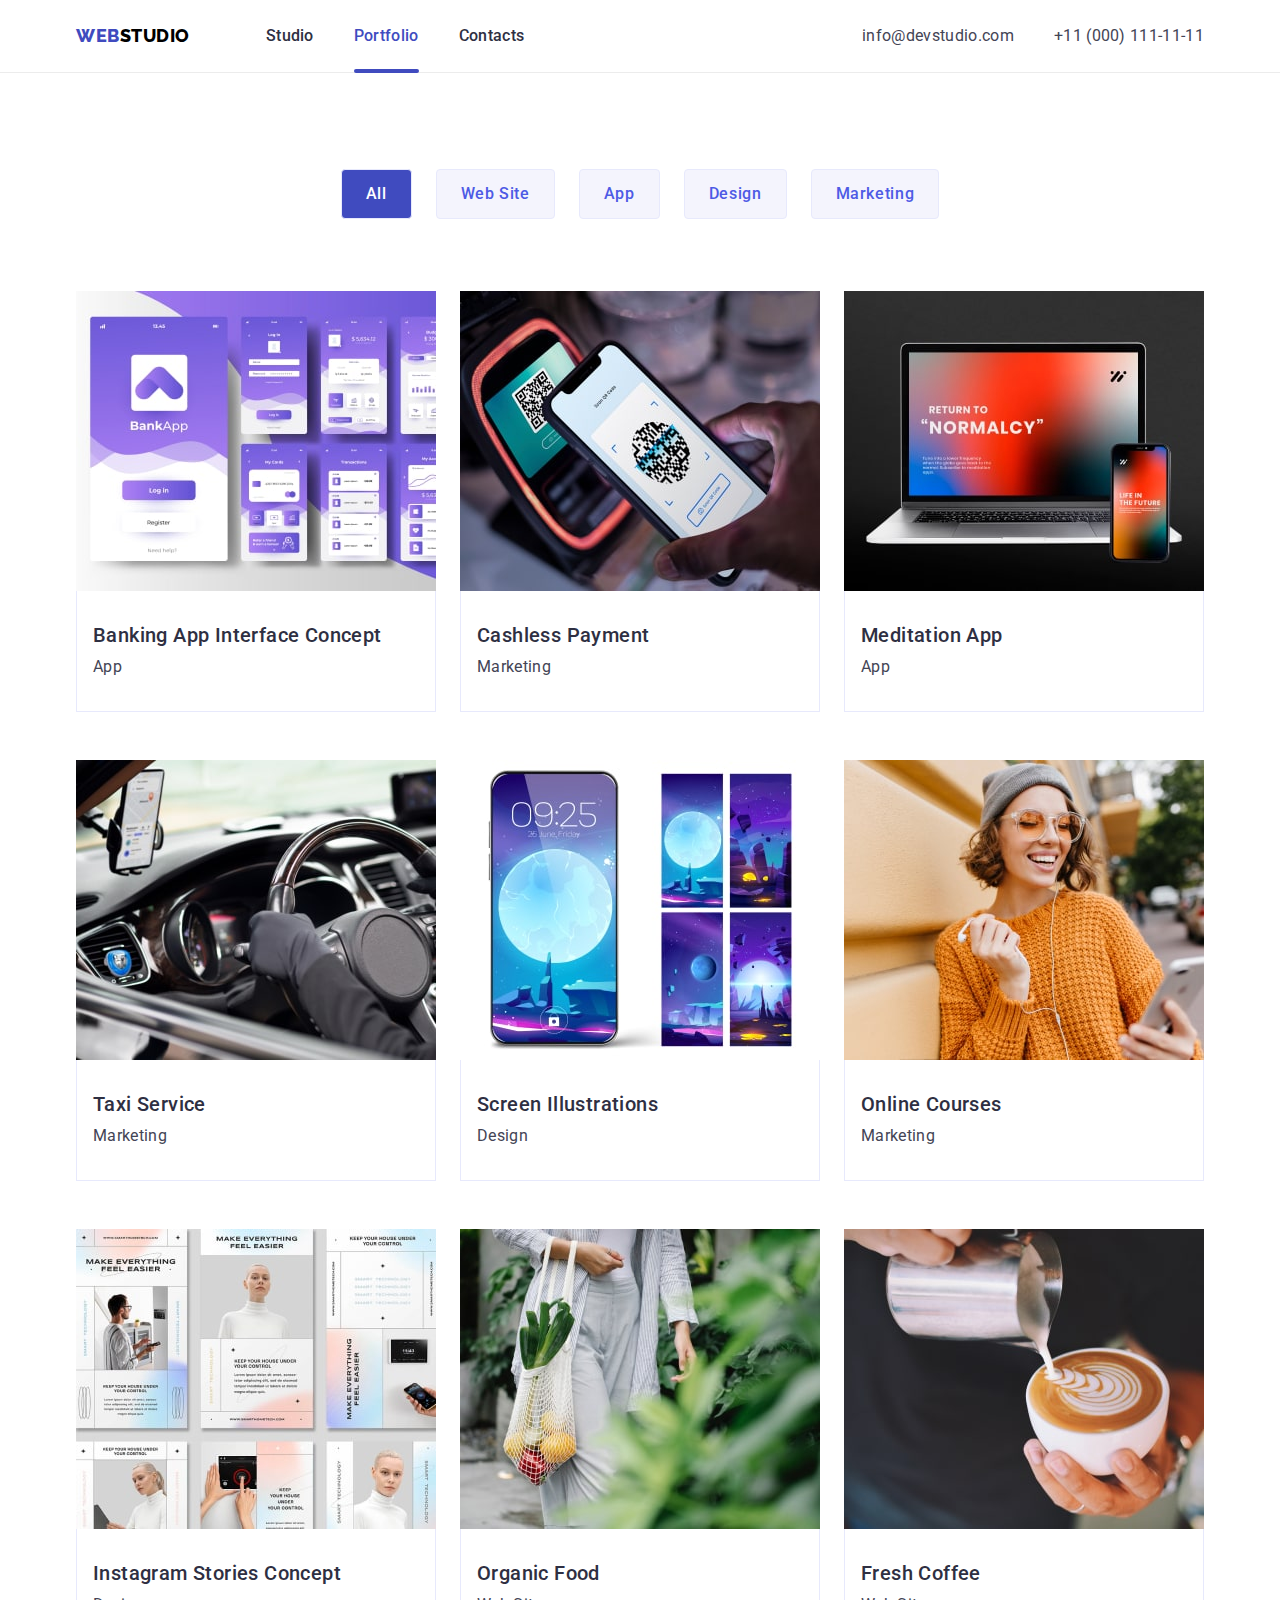
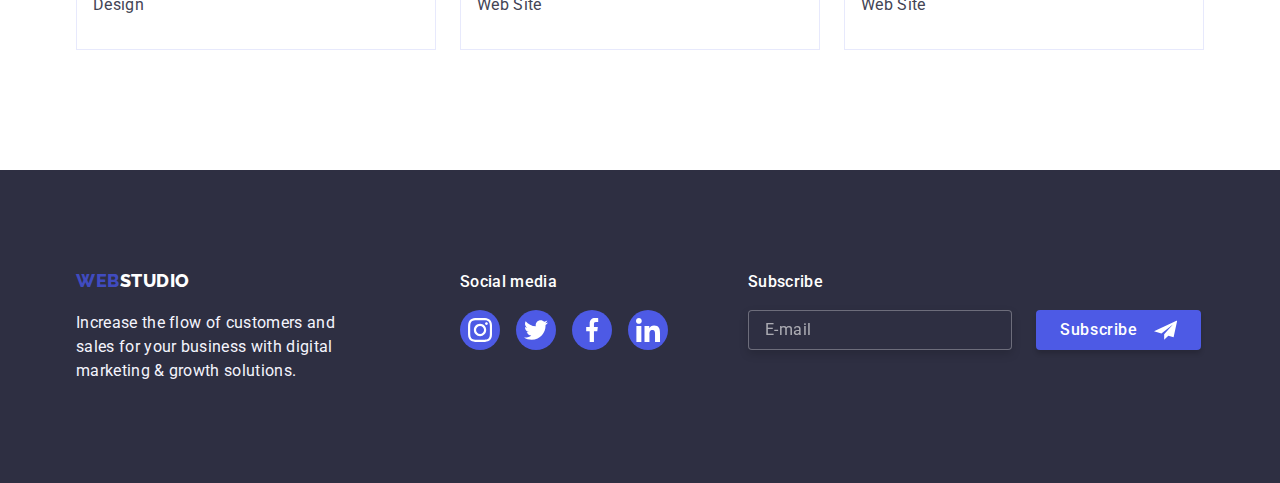
<file: portfolio.html>
<!DOCTYPE html>
<html lang="en"> 
<head>
    <meta charset="UTF-8">
    <meta name="viewport" content="width=device-width, initial-scale=1.0">
    <title>Portfolio</title> 
    <link rel="preconnect" href="https://fonts.googleapis.com">
<link rel="preconnect" href="https://fonts.gstatic.com" crossorigin>
<link href="https://fonts.googleapis.com/css2?family=Raleway:wght@800&family=Roboto:wght@400;500;700;900&display=swap" rel="stylesheet">

<link rel="stylesheet" href="https://cdnjs.cloudflare.com/ajax/libs/modern-normalize/2.0.0/modern-normalize.min.css"/>

<link rel="stylesheet" href="./css/styles.css">
<link rel="stylesheet" href="./css/styles-old.css">



</head>
<body>
    <main>
    
<section class="header">
    <div class="container">
      <nav class="header-nav">
      <a class="header-logo" href=""><span class="logo-web">WEB</span>STUDIO</a>
      <ul class="header-nav-list">
        <li><a class="studio-web link" href="./index.html">Studio</a></li>
        <li><a class="studio-web-list link" href="./portfolio.html">Portfolio</a></li>
        <li class="header-nav-item">
          <a class="header-nav-link" href="#">Contacts</a>
        </li>
      </ul>
    </nav>
    
  <button type="button"
  class="menu-toggle js-open-menu"
  aria-expanded="false"
  aria-controls="mobile-menu">
  <svg class="menu-open-icon"
    width="32"
    height="22">
    <use href="./images/icons.svg#icon-charm_menu-hamburger-1"></use>
  </svg>
</button>
    <div class="header-contakt">
      <ul class="header-contakt-list">
        <li class="header-contakt-item">
          <a class="header-contakt-link" href="mailto:info@devstudio.com">info@devstudio.com</a>
        </li>
        <li class="header-contakt-item">
          <a class="header-contakt-link" href="tel:+11(000)1111111">+11 (000) 111-11-11</a>
        </li>
      </ul>
    </div>
  </div>
  </section>

<section class="portfolio-section-link">
    <div class="container">

<h1 class=" visually-hidden ">Portfolio</h1>
<ul class="portfolio-container list">
<li class="portfolio-container-buton"><button type="button" class="all-buton-link">All</button></li>
<li class="portfolio-container-buton"> <button type="button" class="all-buton-class">Web Site</button></li>
<li class="portfolio-container-buton"> <button type="button" class="all-buton-class">App</button></li>
<li class="portfolio-container-buton"> <button type="button" class="all-buton-class">Design</button></li>
<li class="portfolio-container-buton"> <button type="button" class="all-buton-class">Marketing</button></li>
</ul>
<ul class="portfolio-container-wrap list">

<li class="portfolio-container-class">
<a class="portfolio-container-list link" href="">
<div class="portfolio-cover">
<img src="./images/portf1-min.jpg" alt="portfolio" width="360" >
<p class="portfolio-cover-class"> 14 Stylish and User-Friendly App Design Concepts · Task Manager App · Calorie Tracker App · Exotic Fruit Ecommerce App · Cloud Storage App</p>
</div>
<div class="container-portfolio">
   <h2 class="banking-app-interface">Banking App Interface Concept</h2>
    <p class="app-text-interfase">App</p>
</div>
   </a>

</li>
<li class="portfolio-container-class">
 <a class="portfolio-container-list link" href="">
    <div class="portfolio-cover">
<img src="./images/portf2-min.jpg" alt="portfolio" width="360">
<p class="portfolio-cover-class">14 Stylish and User-Friendly App Design Concepts · Task Manager App · Calorie Tracker App · Exotic Fruit Ecommerce App · Cloud Storage App</p>
</div>
<div class="container-portfolio">
<h2 class="banking-app-interface">Cashless Payment</h2>
<p class="app-text-interfase">Marketing</p>
</div>
 </a>
</li>
<li class="portfolio-container-class">
<a class="portfolio-container-list link" href="">
    <div class="portfolio-cover">
    <img src="./images/portf3-min.jpg" alt="portfolio" width="360">
    <p class="portfolio-cover-class">14 Stylish and User-Friendly App Design Concepts · Task Manager App · Calorie Tracker App · Exotic Fruit Ecommerce App · Cloud Storage App</p>
</div>
    <div class="container-portfolio">
    <h2 class="banking-app-interface">Meditation App</h2>
    <p class="app-text-interfase">App</p>
</div>
</a>
</li>
<li class="portfolio-container-class">
<a class="portfolio-container-list link" href="">
<div class="portfolio-cover">
<img src="./images/portf4-min.jpg" alt="portfolio" width="360">
<p class="portfolio-cover-class">14 Stylish and User-Friendly App Design Concepts · Task Manager App · Calorie Tracker App · Exotic Fruit Ecommerce App · Cloud Storage App</p>
</div>
<div class="container-portfolio">
    <h2 class="banking-app-interface">Taxi Service</h2>
    <p class="app-text-interfase">Marketing</p>
</div>
</a>
</li>
<li class="portfolio-container-class">
<a class="portfolio-container-list link" href="">
<div class="portfolio-cover">
<img src="./images/portf5-min.jpg" alt="portfolio" width="360">
<p class="portfolio-cover-class">14 Stylish and User-Friendly App Design Concepts · Task Manager App · Calorie Tracker App · Exotic Fruit Ecommerce App · Cloud Storage App</p>
</div>
<div class="container-portfolio">
<h2 class="banking-app-interface">Screen Illustrations</h2>
<p class="app-text-interfase">Design</p>
</div>
</a>
</li>
<li class="portfolio-container-class">
<a class="portfolio-container-list link" href="">
<div class="portfolio-cover">
<img src="./images/portf6-min.jpg" alt="portfolio" width="360">
<p class="portfolio-cover-class">14 Stylish and User-Friendly App Design Concepts · Task Manager App · Calorie Tracker App · Exotic Fruit Ecommerce App · Cloud Storage App</p>
</div>
<div class="container-portfolio">
<h2 class="banking-app-interface">Online Courses</h2>
<p class="app-text-interfase">Marketing</p>
</div>
</a>
</li>
<li class="portfolio-container-class">
<a class="portfolio-container-list link" href="portfolio">
<div class="portfolio-cover">
<img src="./images/portf7-min.jpg" alt="portfolio" width="360">
<p class="portfolio-cover-class">14 Stylish and User-Friendly App Design Concepts · Task Manager App · Calorie Tracker App · Exotic Fruit Ecommerce App · Cloud Storage App</p>
</div>
<div class="container-portfolio">
<h2 class="banking-app-interface">Instagram Stories Concept</h2>
<p class="app-text-interfase">Design</p>
</div>
</a>
</li>
<li class="portfolio-container-class">
<a class="portfolio-container-list link" href="">
<div class="portfolio-cover">
<img src="./images/portf8-min.jpg" alt="portfolio" width="360">
<p class="portfolio-cover-class">14 Stylish and User-Friendly App Design Concepts · Task Manager App · Calorie Tracker App · Exotic Fruit Ecommerce App · Cloud Storage App</p>
</div>
<div class="container-portfolio">
<h2 class="banking-app-interface">Organic Food</h2>
<p class="app-text-interfase">Web Site</p>
</div>
</a>
</li>
<li class="portfolio-container-class">
<a class="portfolio-container-list link" href="">
<div class="portfolio-cover">
<img src="./images/portf9-min.jpg" alt="portfolio" width="360">
<p class="portfolio-cover-class">14 Stylish and User-Friendly App Design Concepts · Task Manager App · Calorie Tracker App · Exotic Fruit Ecommerce App · Cloud Storage App</p>
</div>
<div class="container-portfolio"> 
<h2 class="banking-app-interface">Fresh Coffee</h2>
<p class="app-text-interfase">Web Site</p>
</div>
</a>
</li>
</ul>
</div>
</section>

</main>
<!-- <footer class="hero">
    <div class="container-div">

        <div class="container-logo-portfolio">
     <a class="header-logo-hero link" href="./portfolio.html">Web<span class="header-logo-studio">Studio</span></a>
 
 <p class="footer-item">
     Increase the flow of customers and sales for your business with digital marketing & growth solutions.
 </p>
 </div>
 
 
 
 <div class="container-social">
 <p class="media-social link">Social media</p>
 
 
 <ul class="social-madia-web">
 <li class="media-web list">
     
     <a class="media-web-content" href=""> 
         
 <svg class="social-icon" width="24" height="24"> 
     <use href="./images/icons.svg#icon-instagram-2" ></use>
 </svg>
 
 </a>
 </li>    
 <li class="media-web list"> 
     <a class="media-web-content" href="">
         <svg class="social-icon" width="24" height="24">
             <use href="./images/icons.svg#icon-twitter-1"></use>
         </svg>
     </a>
 </li>
 <li class="media-web list">
     <a class="media-web-content" href="">
         <svg class="social-icon" width="24" height="24">
             <use href="./images/icons.svg#icon-facebook-1"></use>
         </svg>
     </a>
  </li>
 
  <li class="media-web list">
     <a class="media-web-content" href="">
         <svg class="social-icon" width="24" height="24">
             <use href="./images/icons.svg#icon-linkedin-1"></use>
         </svg>
     </a>
  </li>
 </ul>
 
 </div>
 <div class="footer-link">
    <p class="subscribe-footer">Subscribe</p>
    
    <form action="form" class="footer-form" >
        <label for="email" class="label-form" >
            <input type="email" name="email" id="email" class="email-form"
            placeholder="E-mail">
        </label>
        <button type="submit" class="button-form" >Subscribe
            <svg class="bockdrop-icon-form" width="24" height="24"> 
                <use href="./images/icons.svg#icon-Frame-3"></use>
            </svg>
        </button>
    </form>
    </div>
 </div>
</footer> -->
<section class="footer section">
    <div class="container footer-container">
     <div class="footer-tablet">
       <div class="footer-nav">
         <a class="footer-logo"><span class="logo-web">WEB</span>STUDIO</a>
         <p class="footer-text-discrip">
           Increase the flow of customers and sales for your business with digital marketing & growth solutions.
         </p>
       </div>
       <div class="footer-join">
         <h3 class="footer-join-title">Social media</h3>
         <ul class="join-icon-list">
           <li class="join-icon-item">
             <a class="join-icon-link" href="https://instagram.com/" target="_blank"
             rel="noopener noopener" aria-label="icon-instagram">
               <svg class="join-icon" width="24" height="24">
                   <use href="./images/icons.svg#icon-instagram-2" ></use>
               </svg>
             </a>
           </li>
           <li class="join-icon-item">
             <a class="join-icon-link" href="https://twitter.com/" target="_blank"
             rel="noopener noopener" aria-label="icon-twitter">
               <svg class="join-icon" width="24" height="24">
                   <use href="./images/icons.svg#icon-twitter-1"></use>
             </svg>
           </a>
           </li>
           <li class="join-icon-item">
             <a class="join-icon-link" href="https://facebook.com/" target="_blank"
             rel="noopener noopener" aria-label="icon-facebook">
               <svg class="join-icon" width="24" height="24">
                   <use href="./images/icons.svg#icon-facebook-1"></use>
             </svg>
           </a>        
           </li>
           <li class="join-icon-item">
             <a class="join-icon-link" href="https://www.linkedin.com/" target="_blank"
             rel="noopener noopener" aria-label="icon-linkedin">
               <svg class="join-icon" width="24" height="24">
                   <use href="./images/icons.svg#icon-linkedin-1"></use>
             </svg>
           </a>
           </li>
         </ul>
       </div>
     </div>
     <form class="mailing-list">
       <p class="mailing-text">Subscribe</p>
       <div class="mailing-wrap">
         <label class="mailing-label" for="email">
           <input type="email" name="email" id="email" placeholder="E-mail">
         </label>
       <button  class="mailing-btn" type="submit">Subscribe
         <svg class="icon-send" width="24" height="24">
           <use href="./images/icons.svg#icon-Frame-3"></use>
         </svg>
       </button>
       </div>
     </form>
    </div>
   </section>
</body>
</html>
</file>
<file: css/styles.css>
:root {
  --first-color: #2e2f42;
  --sacondary-color-color: #434455;
  --text-color: #ffffff;
  --accent-color: #404bbf;
  --footer-color: #2e2f42;
  --header-logo: #000000;
  --hedar-border: #ececec;
  --text-color-label: #8e8f99;
  --cont-footer: rgba(255, 255, 255, 0.6);
  --portfolio-btn: #f4f4fd;
  --body-background: #f5f5f5;
  --background-icon: #afb1b8;
  --background-footer-icon: #4d5ae5;
  --background-footre-icon-active: #31d0aa;
  --bacground-overlay: #4d5ae5;
  --bacground-we-do__work: rgba(47, 48, 58, 0.8);
  --color-input-border: rgba(33, 33, 33, 0.2);
  --color-border-modal-clos-btn: rgba(0, 0, 0, 0.1);
  --bacground-bacdrop: #ecf1f4 rgba(46, 47, 66, 0.4);
  --color-border-check-modal: rgba(46, 47, 66, 0.4);
  --border-portfolio-text: #eeeeee;
  --border-mailing-imput: rgba(255, 255, 255, 0.3);
  --bacgruond-color-we-do-text: rgba(47, 48, 58, 0.8);
  --hero-bacground: rgba(46, 47, 66, 0.7);
  --background-color-team-social-link: #4d5ae5;
  --background-color-close-modal-icon: #e7e9fc;
  --background-modal: #fcfcfc;
}
h1,
h2,
h3,
h4,
h5,
h6,
ul,
p {
  margin: 0;
  padding: 0;
}
button {
  cursor: pointer;
  font-family: inherit;
  padding: 0;
  margin: 0;
  border: none;
}
img {
  display: block;
  max-width: 100%;
  height: auto;
  margin: auto;
}
li {
  list-style-type: none;
  margin: 0;
  padding: 0;
}
a {
  text-decoration: none;
  color: inherit;
}
.visually-hidden {
  position: absolute;
  width: 1px;
  height: 1px;
  margin: -1px;
  padding: 0;
  overflow: hidden;
  border: 0;
  clip: rect(0 0 0 0);
}
/* body */
body {
  background: var(--background-body);
  color: var(--primary-color);
  font-family: "Roboto", sans-serif;
}

/* // BREACTPOINTS
     $mobile: 428px;
     $tablet: 768px;
     $desktop: 1128px; */

.container {
  min-width: 320px;
  max-width: 428px;
  margin-left: auto;
  margin-right: auto;
  padding-left: 16px;
  padding-right: 16px;

  /* outline: red solid 4px; */
}

@media screen and (min-width: 768px) {
  .container {
    max-width: 768px;
  }
}
@media screen and (min-width: 1158px) {
  .container {
    max-width: 1158px;
    padding-left: 15px;
    padding-right: 15px;
  }
}
/* Header */

.header-logo {
  font-family: "Raleway";
  font-weight: 800;
  font-size: 18px;
  line-height: 1.17;
  letter-spacing: 0.54px;
  text-transform: "uppercase";

  color: var(--header-logo);
}


.logo-web {
  color: var(--accent-color);
}

.header {
  background-color: var(--text-color);
  border-bottom: 1px solid var(--hedar-border);
}

.header .container {
  display: flex;
  align-items: center;
  height: 70px;
}
@media screen and (min-width: 767px) {
  .header .container {
    height: 72px;
  }
}

.header-nav {
  display: flex;
  align-items: center;
}

.header-nav-list {
  display: none;
}

@media screen and (min-width: 767px) {
  .header-nav-list {
    display: flex;
    align-items: center;
    gap: 40px;
    margin-left: 120px;
  }
}
@media screen and (min-width: 1158px) {
  .header-nav-list {
    display: flex;
    align-items: center;
    margin-left: 76px;
  }
}



.header-nav-link-active,
.header-nav-link {
  font-weight: 500;
  font-size: 16px;
  line-height: 1.5;
  letter-spacing: 0.32px;
  color: var(--accent-color);

  transition-property: color;
  transition-duration: 250ms;
  transition-timing-function: cubic-bezier(0.4, 0, 0.2, 1);
}
.current {
  color: var(--accent-color);

  transition-property: color;
  transition-duration: 250ms;
  transition-timing-function: cubic-bezier(0.4, 0, 0.2, 1);
}
.current::after {
  position: absolute;
  content: "";
  display: block;

  width: 48px;
  height: 4px;
  top: 70px;

  background: var(--accent-color);
  border-radius: 2px;
}

.header-nav-link {
  color: var(--first-color);
}

.header-nav-link:hover,
.header-nav-link:focus {
  color: var(--accent-color);
}

@media screen and (min-width: 767px) {
  .header-contakt {
    margin-left: auto;
  }
}
.header-contakt-list {
  display: none;
}

@media screen and (min-width: 767px) {
  .header-contakt-list {
    display: flex;
    justify-content: center;
    flex-direction: column;
    gap: 12px;
  }
}
@media screen and (min-width: 1158px) {
  .header-contakt-list {
    padding-top: 24px;
    padding-bottom: 24px;
    display: flex;
    align-items: center;
    justify-items: center;
    flex-direction: row;
    gap: 40px;
  }
}


.header-contakt-link {
  font-weight: 400;
  font-size: 16px;
  line-height: 1.5;
  letter-spacing: 0.32px;
  color: var(--sacondary-color-color);

  transition-property: color;
  transition-duration: 250ms;
  transition-timing-function: cubic-bezier(0.4, 0, 0.2, 1);
}

.header-contakt-link:hover,
.header-contakt-link:focus {
  color: var(--accent-color);
}
@media screen and (min-width: 1158px) {
  .header-contakt-link {
    font-size: 16px;
    line-height: 1.5;
  }
}

/* Hero */

.hero {
  max-width: 428px;
  background-repeat: no-repeat;
  background-position: center;
  background-size: cover;
  margin: 0 auto;
  padding: 112px 0;
  text-align: center;

  background-color: var(--footer-color);
  background-image: linear-gradient(
      var(--hero-bacground),
      var(--hero-bacground)
    ),
    url(../images/Dark-bg\ \(2\)-min-mob.jpg);
}
@media screen and (min-device-pixel-ratio: 2),
  screen and (min-resolution: 192dpi),
  screen and (min-resolution: 2dppx) {
  .hero {
    background-image: linear-gradient(
        var(--hero-bacground),
        var(--hero-bacground)
      ),
      url(../images/Dark-bg\ \(2\)-min-mob.jpg);
  }
}

@media only screen and (min-width: 768px) {
  .hero {
    max-width: 768px;
    background-image: linear-gradient(
        var(--hero-bacground),
        var(--hero-bacground)
      ),
      url(../images/Dark-bg\ \(2\)-min\ tab-mob.jpg);
  }
}
@media screen and (min-width: 768px) and (min-device-pixel-ratio: 2),
  screen and (min-resolution: 192dpi),
  screen and (min-resolution: 2dppx) {
  .hero {
    background-image: linear-gradient(
        var(--hero-bacground),
        var(--hero-bacground)
      ),
      url(../images/Dark-bg\ \(2\)-min\ tab-mob.jpg);
  }
}

@media screen and (min-width: 1158px) {
  .hero {
    max-width: 1440px;
    padding: 188px 0;
    background-image: linear-gradient(
        var(--hero-bacground),
        var(--hero-bacground)
      ),
      url(../studio.img/hero/hero-desc-@1x.jpg);
  }
}
/* @media screen and (min-width: 1158px) and (min-device-pixel-ratio: 2),
  screen and (min-resolution: 192dpi),
  screen and (min-resolution: 2dppx) {
  .hero {
    background-image: linear-gradient(
        var(--hero-bacground),
        var(--hero-bacground)
      ),
      url(../images/people-office\ 1-min-desk.jpg);
  }
} */


@media screen and  (min-width: 1158px)  {
  .hero  {
      padding: 188px 0;
      max-width: 1440px;
      background-image: linear-gradient(rgba(46, 47, 66, 0.70), rgba(46, 47, 66, 0.70)), url(../images/people-office\ 1-min-desk.jpg);
 }
}
.hero-title {
  font-size: 36px;
  font-style: normal;
  font-weight: 700;
  line-height: 1.1;
  letter-spacing: 0.72px;

  margin-left: auto;
  margin-right: auto;

  margin-bottom: 72px;
  color: var(--text-color);
}

@media screen and (min-width: 768px) {
  .hero-title {
    font-size: 56px;
    line-height: 60px;
    letter-spacing: 1.12px;

    text-align: center;
    margin-bottom: 36px;
  }
}
@media screen and (min-width: 1158px) {
  .hero-title {
    margin-bottom: 48px;
    text-shadow: 0px 4px 4px rgba(0, 0, 0, 0.25);
  }
}

.hero-btn {
  font-weight: 700;
  font-size: 16px;
  line-height: 1.88;
  letter-spacing: 0.06px;

  display: flex;
  margin: 0 auto;

  padding: 10px 24px;
  color: var(--text-color);
  background-color: var(--bacground-overlay);
  box-shadow: 0px 4px 4px rgba(0, 0, 0, 0.15);
  border-radius: 4px;
}
.hero-btn:hover,
.hero-btn:focus {
  background-color: var(--accent-color);
}

/* Переваги */

.section-advantages {
  padding-top: 96px;
  padding-bottom: 96px;
}

@media screen and (min-width: 1158px) {
  .section-advantages {
    display: flex;
    padding-top: 120px;
    padding-bottom: 120px;
  }
}
@media screen and (min-width: 1158px) {
  .container-advantages {
    min-width: 1158px;
  }
}
.advantages-list {
  display: flex;
  flex-direction: column;
  gap: 72px;
  margin: 0 auto;
  border-radius: 4px;
}

@media screen and (min-width: 768px) {
  .advantages-list {
    flex-direction: row;
    flex-wrap: wrap;
    gap: 72px 24px;
  }
}
@media screen and (min-width: 1158px) {
  .advantages-list {
    flex-direction: row;
    flex-wrap: nowrap;
  }
}

.advantages-item {
  display: flex;

  flex-direction: column;

  gap: 8px;
}

@media screen and (min-width: 768px) {
  .advantages-item {
    flex-basis: calc((100% - 30px) / 2);
  }
}

.advantages-icon {
  display: none;
}
@media screen and (min-width: 1158px) {
  .advantages-icon {
    display: flex;
    align-items: center;
    justify-content: center;
    width: 100%;
    height: 112px;
    border-radius: 4px;
    background-color: var(--portfolio-btn);
  }
}
.advantages-title {
  font-weight: 700;
  font-size: 36px;
  line-height: 1.1;
  letter-spacing: 0.72px;
  text-align: center;
  text-transform: capitalize;

  color: var(--first-color);
}

@media screen and (min-width: 768px) {
  .advantages-title {
    text-align: start;
  }
}
@media screen and (min-width: 1158px) {
  .advantages-title {
    font-size: 20px;
    font-weight: 500;
    line-height: 1.2;
    letter-spacing: 0.4px;
  }
}

.advantages-text {
  display: flex;
  flex-wrap: nowrap;
  font-weight: 500;
  font-size: 16px;
  line-height: 1.5;
  letter-spacing: 0.32px;

  color: var(--sacondary-color-color);
}

@media screen and (min-width: 768px) {
  .advantages-text {
    width: 356px;
  }
}

@media screen and (min-width: 1158px) {
  .advantages-text {
    width: 264px;
    font-weight: 400;
  }
}
/* We-do */
.we-do {
  padding-bottom: 120px;
}
@media screen and (max-width: 1157px) {
  .we-do {
    display: none;
  }
}
.we-do-list {
  display: flex;
  justify-content: center;
  gap: 24px;
}
.we-do-title {
  margin-bottom: 50px;
  color: var(--first-color);
  font-weight: 700;
  font-size: 36px;
  line-height: 1.16;
  text-align: center;
  letter-spacing: 0.03em;
}

/* Team */

.team {
  background-color: var(--portfolio-btn);
  padding-top: 96px;
  padding-bottom: 96px;
}

@media screen and (min-width: 1158px) {
  .team {
    min-width: 1158px;
    padding-top: 120px;
    padding-bottom: 120px;
  }
}
@media screen and (min-width: 767px) and (max-width: 1157px) {
  .team-container {
    max-width: 584px;
  }
}
.team-title {
  margin-bottom: 72px;
  color: var(--first-color);
  font-weight: 700;
  font-size: 36px;
  line-height: 1.1;
  text-align: center;
  letter-spacing: 0.03em;
  text-transform: capitalize;
}

@media screen and (min-width: 1158px) {
  .team-title {
    font-size: 36px;
    line-height: 1.16;
  }
}
.team-list {
  display: flex;
  flex-wrap: wrap;
  justify-content: center;
  align-items: center;
  gap: 72px;
}
@media screen and (min-width: 768px) {
  .team-list {
    display: flex;
    flex-direction: row;
    gap: 64px 24px;
  }
}

@media screen and (min-width: 1158px) {
  .team-list {
    flex-wrap: nowrap;
    gap: 24px;
  }
}
.team-item {
  width: 264px;
  background: var(--text-color);
  box-shadow: 0px 2px 1px 0px rgba(46, 47, 66, 0.08),
    0px 1px 1px 0px rgba(46, 47, 66, 0.16),
    0px 1px 6px 0px rgba(46, 47, 66, 0.08);
  border-radius: 0px 0px 4px 4px;
}

.team-img {
  display: block;
}

.team-person {
  padding: 32px 0;
  text-align: center;
}

.team-name {
  color: var(--first-color);
  font-weight: 500;
  font-size: 20px;
  line-height: 1.2;
  letter-spacing: 0.04px;
}
.team-job-title {
  color: var(--sacondary-color-color);
  font-size: 16px;
  line-height: 1.5;
  letter-spacing: 0.32px;
  margin-top: 8px;
}

.team-social-list {
  display: flex;
  justify-content: center;
  gap: 24px;
  align-items: center;
  margin-top: 8px;
}

.team-social-link {
  display: flex;
  justify-content: center;
  align-items: center;
  width: 40px;
  height: 40px;
  border-radius: 50%;
  color: var(--portfolio-btn);
  background-color: var(--background-color-team-social-link);
  transition-property: var(--background-icon);
  transition-duration: 250ms;
  transition-timing-function: cubic-bezier(0.4, 0, 0.2, 1);
}
.team-social-link:hover,
.team-social-link:focus {
  color: var(--text-color);
  background-color: var(--accent-color);
}

.team-social-icon {
  fill: currentColor;
}

/* Постійні клієнти */

.clients {
  padding-top: 96px;
  padding-bottom: 96px;
}

@media screen and (min-width: 1158px) {
  .clients {
    min-width: 1158px;
    padding-top: 120px;
    padding-bottom: 120px;
  }
}

/* Clients-container */

@media screen and (min-width: 768px) and (max-width: 1157px) {
  .clients-container {
    max-width: 584px;
  }
}

.clients-title {
  color: var(--first-color);
  font-weight: 700;
  font-size: 36px;
  line-height: 1.3;
  text-align: center;
  letter-spacing: 0.05em;
  margin-bottom: 72px;
  text-transform: "capitalize";
}

.clients-list {
  display: flex;
  justify-content: center;
  align-items: center;
  flex-wrap: wrap;
  gap: 72px 16px;
}
@media screen and (max-width: 768px) {
  .clients-list {
    gap: 72px 24px;
  }
}
@media screen and (min-width: 1158px) {
  .clients-list {
    display: flex;
    justify-content: center;
    flex-wrap: nowrap;
    gap: 24px;
  }
}
/* .clients-item  */
.clients-item {
  width: calc((100% - 26px) / 2);
  height: 88px;
}

@media screen and (min-width: 768px) {
  .clients-item {
    flex-basis: calc((100% - 72px) / 3);
  }
}

.clients-logo-link {
  display: flex;
  justify-content: center;
  align-items: center;

  width: 100%;
  height: 100%;
  border: 1px solid;
  border-radius: 4px;
  color: var(--background-icon);

  transition-property: color;
  transition-duration: 250ms;
  transition-timing-function: cubic-bezier(0.4, 0, 0.2, 1);
}
@media screen and (min-width: 768px) {
  .clients-logo-link {
    width: 168px;
    height: 88px;
  }
}

.clients-logo-link:hover,
.clients-logo-link:focus {
  color: var(--accent-color);
}

.clients-icon {
  fill: currentColor;
}

/* FOOTER */
.footer {
  padding-top: 96px;
  padding-bottom: 96px;
  background-color: var(--footer-color);
}
@media screen and (min-width: 1158px) {
  .footer {
    min-width: 1158px;
    padding-top: 100px;
    padding-bottom: 100px;
  }
}
.footer-container {
  display: flex;
  flex-direction: column;
  justify-content: center;
}

@media screen and (min-width: 768px) and (max-width: 1157px) {
  .footer-container {
    max-width: 584px;
    display: flex;
    flex-wrap: wrap;
  }
}
@media screen and (min-width: 1158px) {
  .footer-container {
    display: flex;
    align-items: baseline;
    justify-content: center;
    flex-wrap: nowrap;
    flex-direction: row;
    gap: 0;
  }
}

.footer-logo {
  font-family: "Raleway";
  font-weight: 800;
  font-size: 18px;
  line-height: 1.17;
  letter-spacing: 0.54px;
  color: var(--text-color);
  display: block;
  margin-bottom: 18px;
  text-align: center;
}

@media screen and (min-width: 768px) {
  .footer-logo {
    text-align: start;
    align-items: center;

    /* font-size: 26px;
    line-height: 1.2; */
    margin-bottom: 20px;
  }
}
@media screen and (min-width: 1158px) {
  .footer-logo {
    text-align: start;
  }
}
/* .footer-tablet  */
@media screen and (min-width: 768px) {
  .footer-tablet {
    display: flex;
    align-items: baseline;
  }
}

.footer-nav {
  margin-bottom: 72px;
}
@media screen and (min-width: 767px) {
  .footer-nav {
    display: inline-block;
    width: 264px;
    margin: 0;
  }
}

.footer-text-discrip {
  max-width: 268px;
  margin: auto;
  font-size: 16px;
  font-weight: 400;
  line-height: 1.5;
  letter-spacing: 0.32px;
  color: var(--portfolio-btn);
}

.footer-join {
  margin-bottom: 72px;
}

@media screen and (min-width: 768px) {
  .footer-join {
    margin-left: 24px;
    margin-top: 0;
  }
}
@media screen and (min-width: 1158px) {
  .footer-join {
    margin-left: 120px;
    margin-bottom: 0;
  }
}

.footer-join-title {
  font-weight: 500;
  font-size: 16px;
  line-height: 1.5;
  letter-spacing: 0.32px;
  text-align: center;
  margin-bottom: 16px;
  color: var(--text-color);
}
@media screen and (min-width: 768px) {
  .footer-join-title {
    text-align: start;
  }
}

.join-icon-list {
  display: flex;
  justify-content: center;
  align-items: center;
  gap: 16px;
}

.join-icon-item {
  display: flex;
  align-items: baseline;
}

.join-icon-link {
  display: flex;
  justify-content: center;
  align-items: center;
  width: 40px;
  height: 40px;
  border-radius: 50%;
  background-color: var(--background-footer-icon);
  color: var(--text-color);
  transition-property: var(--background-footer-icon);
  transition-duration: 250ms;
  transition-timing-function: cubic-bezier(0.4, 0, 0.2, 1);
}
.join-icon-link:hover,
.join-icon-link:focus {
  background-color: var(--background-footre-icon-active);
}

.join-icon {
  fill: currentColor;
}

.mailing-list {
  width: 100%;
}

@media screen and (min-width: 1158px) {
  .mailing-list {
    margin-left: 80px;
    margin-top: 0;
  }
}

.mailing-list input::placeholder {
  display: flex;
  align-items: center;
  font-weight: 400;
  font-size: 16px;
  line-height: 1.25;
  letter-spacing: 0.03em;
  color: var(--cont-footer);
}

.mailing-text {
  font-weight: 500;
  font-size: 16px;
  line-height: 1.5;
  letter-spacing: 0.32px;
  color: var(--text-color);
  text-align: center;
  margin-bottom: 16px;
}
@media screen and (min-width: 768px) {
  .mailing-text {
    text-align: start;
  }
}

.mailing-wrap {
  display: flex;
  flex-direction: column;
}

@media screen and (min-width: 768px) {
  .mailing-wrap {
    display: flex;
    flex-direction: row;
  
  }
}
/* @media screen and (min-width: 1158px) {
  .mailing-wrap {
    align-items: baseline;
  }
} */

.mailing-label {
  display: flex;
  justify-content: center;
  align-items: center;
  margin-bottom: 16px;
}
@media screen and (min-width: 768px) {
  .mailing-label {
    margin-right: 24px;
    margin-bottom: 0;
  }
}

.mailing-wrap input {
  cursor: pointer;
  outline: none;
  width: 398px;
  height: 40px;
  padding-left: 16px;
  color: var(--text-color);
  background: var(--footer-color);
  border-radius: 4px;
  border: 1px solid var(--border-mailing-imput);
  filter: drop-shadow(0px 4px 4px rgba(0, 0, 0, 0.15));
  transition-property: drop-shadow, border;
  transition-duration: 250ms;
  transition-timing-function: cubic-bezier(0.4, 0, 0.2, 1);
}

@media screen and (min-width: 768px) {
  .mailing-wrap input {
    width: 264px;
  }
}

@media screen and (min-width: 1158px) {
  .mailing-wrap input {
    display: flex;
    margin-left: 0;
    margin-bottom: 0;
  }
}

.mailing-wrap input:focus {
  border: 1px solid var(--accent-color);
}

.mailing-btn {
  width: 165px;
  height: 40px;
  display: flex;
  align-items: center;
  cursor: pointer;
  margin: 0 auto;

  font-weight: 500;
  font-size: 16px;
  line-height: 1.5;
  letter-spacing: 0.64px;
  padding: 8px 24px;
  border-radius: 4px;
  color: var(--text-color);
  background: var(--bacground-overlay);
  box-shadow: 0px 4px 4px rgba(0, 0, 0, 0.15);
}
.mailing-btn:hover,
.mailing-btn:focus {
  background-color: var(--accent-color);
}
@media screen and (min-width: 768px) {
  .mailing-btn {
    margin: 0;
  }
}

.icon-send {
  fill: currentColor;
  margin-left: 16px;
}

/* PORTFOLIO */

.current-active::after {
  display: block;
  content: "";
  position: absolute;

  width: 70px;
  height: 4px;
  margin-top: 18px;
  background: var(--bacground-overlay);
  border-radius: 2px;
}
.current-active {
  color: var(--accent-color);

  transition-property: color;
  transition-duration: 250ms;
  transition-timing-function: cubic-bezier(0.4, 0, 0.2, 1);
}
.project {
  padding-top: 48px;
  padding-bottom: 48px;
}
@media screen and (min-width: 768px) {
  .project {
    padding-top: 64px;
    padding-bottom: 96px;
  }
}
@media screen and (min-width: 1158px) {
  .project {
    padding-top: 100px;
    padding-bottom: 120px;
  }
}

.portfolio-btn-list {
  display: flex;
  flex-wrap: wrap;
  gap: 24px;
  padding-bottom: 48px;
}
@media screen and (max-width: 428px) {
  .portfolio-btn-list {
    width: 100%;
  }
}

@media screen and (min-width: 768px) {
  .portfolio-btn-list {
    justify-content: center;
    padding-bottom: 64px;
  }
}
@media screen and (min-width: 1158px) {
  .portfolio-btn-list {
    padding-bottom: 72px;
  }
}

.portfolio-btn {
  font-weight: 500;
  font-size: 16px;
  line-height: 1.5;
  letter-spacing: 0.64px;
  color: var(--first-color);
  background-color: var(--portfolio-btn);
  border-radius: 4px;
  padding: 12px 24px;

  transition-property: color var(--background-footer-icon);
  transition-duration: 250ms;
  transition-timing-function: cubic-bezier(0.4, 0, 0.2, 1);
}
.portfolio-btn:hover,
.portfolio-btn:focus {
  color: var(--portfolio-btn);
  background-color: var(--accent-color);
}

.button--current {
  color: var(--text-color);
  background-color: var(--accent-color);
}

.portfolio-project-list {
  display: flex;
  flex-wrap: wrap;
  gap: 48px;
}

@media screen and (min-width: 768px) {
  .portfolio-project-list {
    gap: 72px 24px;
  }
}
@media screen and (min-width: 1158px) {
  .portfolio-project-list {
    gap: 48px 24px;
  }
}

.portfolio-project-item {
  width: 396px;
}
@media screen and (min-width: 768px) {
  .portfolio-project-item {
    width: calc((100% - 24px * 2) / 2);
  }
}

@media screen and (min-width: 1158px) {
  .portfolio-project-item {
    width: calc((100% - 24px * 2) / 3);
}
}
.portfolio-project-item:hover {
  border: 1px solid var(--portfolio-btn);
  background: var(--text-color);
  box-shadow: 0px 2px 1px 0px rgba(46, 47, 66, 0.08),
    0px 1px 1px 0px rgba(46, 47, 66, 0.16),
    0px 1px 6px 0px rgba(46, 47, 66, 0.08);
}

.portfolio-project-wrapper {
  position: relative;
  overflow: hidden;
}

.overlay {
  position: absolute;
  top: 0;
  left: 0;
  display: flex;
  justify-content: center;

  transform: translateY(100%);
  width: 100%;
  height: 100%;
  padding: 40px 30px;
  opacity: 0;
  transition-duration: 250ms;
  transition-timing-function: cubic-bezier(0.4, 0, 0.2, 1);
  background-color: var(--bacground-overlay);
}
.overlay-text {
  font-weight: 400;
  font-size: 16px;
  line-height: 1.5;
  letter-spacing: 0.32px;

  color: var(--text-color);
}

.portfolio-project-item:hover .overlay {
  transform: translateY(0);
  opacity: 1;
  /* transition-duration: 250ms;
  transition-timing-function: cubic-bezier(0.4, 0, 0.2, 1); */
}


.portfolio-text {
  
  padding: 32px 16px;
  border: 1px solid var(--background-color-close-modal-icon);
  border-top: none;
 

}

.portfolio-project-title {
  font-family: "Roboto";
  font-weight: 500;
  font-size: 20px;
  line-height: 1.2;
  letter-spacing: 0.02em;
  margin-bottom: 8px;
  color: var(--first-color);
}
.portfolio-project-work {
  font-size: 16px;
  line-height: 1.5;
  letter-spacing: 0.32px;
  color: var(--sacondary-color-color);
}
/* MODAL */
/* Modal Window */

.backdrop {
  position: fixed;
  top: 0;
  left: 0;

  width: 100%;
  height: 100%;

  background: var(--color-border-check-modal, rgba(46, 47, 66, 0.4));
  transition: opacity 250ms cubic-bezier(0.4, 0, 0.2, 1), visibility 250ms;
}

.backdrop.is-hidden {
  opacity: 0;
  pointer-events: none;
  visibility: hidden;
}

.modal {
  position: absolute;
  top: 50%;
  left: 50%;
  width: 90%;
  padding: 72px 16px 24px 16px;
  transform: translateX(-50%) translateY(-50%) scale(1);
  box-shadow: 0px 1px 3px rgba(0, 0, 0, 0.12), 0px 1px 1px rgba(0, 0, 0, 0.14),
    0px 2px 1px rgba(0, 0, 0, 0.2);
  border-radius: 4px;
  background-color: var(--background-modal);
  transition: transform 250ms cubic-bezier(0.4, 0, 0.2, 1);
}
@media screen and (min-width: 428px) {
  .modal {
    max-width: 408px;
  }
}

.backdrop.is-hidden .modal {
  transform: translateX(-50%) translateY(-50%);
}

.modal .close-button {
  position: absolute;
  display: flex;
  justify-content: center;
  align-items: center;
  cursor: pointer;
  width: 24px;
  height: 24px;
  top: 24px;
  right: 24px;
  background-color: var(--background-color-close-modal-icon);
  border-radius: 50%;
  stroke-width: 1px;
  stroke: rgba(0, 0, 0, 0.1);
}

.modal .close-button:focus,
.modal .close-button:hover {
  background-color: var(--accent-color);
  fill: var(--text-color);
}
.modal-text {
  display: flex;
  justify-content: center;
  align-items: center;
  margin-bottom: 16px;
  font-weight: 500;
  line-height: 1.5;
  text-align: center;

  font-size: calc(12px + (16 - 12) * ((100vw - 320px) / (428 - 320)));
  color: var(--first-color);
}

@media screen and (min-width: 428px) {
  .modal-text {
    font-size: 16px;
    letter-spacing: 0.32px;
  }
}

/* .modal .icon-close:hover,
.modal .icon-close:focus {
  background-color: var(--accent-color);
  fill:var(--text-color)

} */
.form-element {
  display: flex;
  flex-direction: column;
  margin-top: 10px;
  cursor: pointer;
}
.form-element label {
  padding-top: 8px;
  font-weight: 400;
  font-size: 12px;
  line-height: 1.17px;
  letter-spacing: 0.48px;
  color: var(--text-color-label);
}

.accept label {
  display: contents;
  font-weight: 400;
  font-size: 12px;
  line-height: 1.17px;
  letter-spacing: 0.48px;
  color: var(--text-color-label);
}
.input-wrap {
  position: relative;
  padding-top: 4px;
}
.form-element svg {
  position: absolute;
  top: 28px;
  left: 12px;
  transform: translateY(-50%);
}

.form-element input {
  width: 100%;
  height: 40px;
  margin-top: 4px;
  padding-left: 38px;
  border: 1px solid var(--color-input-border);
  border-radius: 4px;
  outline: none;
  transition-property: border, fill, svg;
  transition-duration: 250ms;
  transition-timing-function: cubic-bezier(0.4, 0, 0.2, 1);
}
.form-element input:focus {
  border: 1px solid var(--bacground-overlay);
}
.form-element input:focus + svg {
  fill: var(--bacground-overlay);
}

.form-element textarea {
  outline: none;
  resize: none;
  font-weight: 400;
  font-size: 12px;
  letter-spacing: 0.01em;
  padding: 12px 16px;
  height: 138px;
  margin-top: 10px;
  margin-bottom: 20px;
  border: 1px solid var(--color-input-border);
  border-radius: 4px;
  transition-property: border;
  transition-duration: 250ms;
  transition-timing-function: cubic-bezier(0.4, 0, 0.2, 1);
}
.form-element textarea:focus {
  outline: none;
  border: 1px solid var(--background-footer-icon);
}

.check-label {
  display: flex;
  align-items: center;

  cursor: pointer;
}

input:checked + .check-svg {
  background: var(--accent-color);
  border: 0.2px solid var(--accent-color);
}

.check-svg {
  display: inline-flex;
  align-items: center;
  justify-content: center;
  width: 16px;
  height: 16px;
  margin-right: 8px;

  border: 0.2px solid var(--color-border-check-modal);
  border-radius: 2px;
}
.svg-vector {
  /* color: var(--text-color); */
  /* fill: transparent; */
  fill: var(--text-color);
}

.check-link {
  margin-left: 5px;
  text-decoration-line: underline;
  color: var(--bacground-overlay);
  border-radius: 1px;
  transition-property: background, border;
  transition-duration: 250ms;
  transition-timing-function: cubic-bezier(0.4, 0, 0.2, 1);
}
.check-text {
  display: flex;
  align-items: center;
  justify-content: center;
  cursor: pointer;
  font-weight: 400;
  line-height: 1.17px;
  letter-spacing: 0.48px;
  font-size: calc(8px + (12 - 8) * ((100vw - 320px) / (428 - 320)));

  color: var(--sacondary-color-color);
}
@media screen and (min-width: 428px) {
  .check-text {
    font-size: 12px;
  }
}

.modal-submit {
  display: flex;
  justify-content: center;
  align-items: center;
  width: 169px;
  height: 56px;
  margin: 24px auto 0;
  color: var(--text-color);
  background-color: var(--bacground-overlay);
  box-shadow: 0px 4px 4px rgba(0, 0, 0, 0.15);
  border-radius: 4px;
  transition-property: background-color, box-shadow;
  transition-duration: 250ms;
  transition-timing-function: cubic-bezier(0.4, 0, 0.2, 1);
}
.modal-submit:hover,
.modal-submit:focus {
  background-color: var(--accent-color);
}

.summit-text {
  font-weight: 500;
  font-size: 16px;
  line-height: 1.5;
  letter-spacing: 0.64px;
}
.submit-modal:hover {
  background: var(--accent-color);
  box-shadow: 0px 4px 4px rgba(0, 0, 0, 0.15);
}
/* Mobile MENU */

.menu-toggle {
  min-height: 24px;
  min-width: 24px;
  display: flex;
  align-items: center;
  justify-content: center;

  margin-left: auto;
  padding: 0;
  background-color: transparent;
  cursor: pointer;
  border: none;
  outline: none;
}

@media (min-width: 768px) {
  .menu-toggle {
    display: none;
  }
}

.menu-container {
  position: fixed;
  top: 0;
  left: 0;

  padding: 80px 40px;
  display: flex;
  flex-direction: column;
  width: 100%;
  height: 100%;

  background-color: var(--text-color);
  z-index: 999;

  transform: translateX(100%);
  transition: transform 250ms ease-in-out;
}

.menu-container.is-open {
  transform: translateX(0);
}
@media (min-width: 768px) {
  .menu-container {
    display: none;
  }
}
/* .menu-open-icon {
  position: absolute;
  top: 24px;
  right: 16px;
  width: 32px;
  height: 22px;
  padding: 0;
  background: var(--text-color);
  cursor: pointer;
  transition: background-color 250ms cubic-bezier(0.4, 0, 0.2, 1);
} */
.menu-open-icon:hover,
.menu-open-icon:focus {
  color: var(--accent-color);
}

.menu-container .menu-toggle {
  position: absolute;
  top: 24px;
  right: 24px;
  color: var(--first-color);
  cursor: pointer;
  background: var(--text-color);

  border-radius: 50%;
  border: 1px solid var(--background-color-close-modal-icon);

  transition: background-color 250ms cubic-bezier(0.4, 0, 0.2, 1);
}
.menu-container .menu-toggle:hover,
.menu-container .menu-toggle:focus {
  background-color: var(--accent-color);
  
  /* fill: var(--text-color); */
}

.menu-mobile-list {
  display: flex;
  flex-direction: column;
  gap: 40px;
  margin-bottom: auto;
}

.menu-mobile-item {
  font-weight: 700;
  font-size: 36px;
  line-height: 1.1;
  letter-spacing: 0.72px;
  text-transform: capitalize;
  color: var(--first-color);

  margin-bottom: auto;
  list-style: none;
}
.active {
  color: var(--accent-color);
  transition-property: color;
  transition-duration: 250ms;
  transition-timing-function: cubic-bezier(0.4, 0, 0.2, 1);
}

.mobile-contakts-list {
  display: flex;
  flex-direction: column;
  gap: 40px;
}
.mobile-contakt-item {
  font-size: 20px;
  font-weight: 500;
  line-height: 1.2;
  letter-spacing: 0.4px;
}
.tel-contakt {
  font-weight: 700;
  font-size: 36px;
  line-height: 1.11;
  letter-spacing: 0.72px;
  font-size: calc(24px + (36 - 24) * ((100vw - 320px) / (428 - 320)));
  white-space: nowrap;
  text-transform: capitalize;
  color: var(--accent-color);
}

.mobile-socials-list {
  display: flex;
  justify-content: space-between;
  margin-top: 48px;
  color: var(--accent-color);
  text-decoration: none;
}
.mobile-icon-list {
  display: flex;
  justify-content: center;
  align-items: center;
  margin-top: 16px;
}

.mobile-icon-item {
  display: flex;
  align-items: baseline;
}

.mobile-icon-link {
  display: flex;
  justify-content: center;
  align-items: center;
  width: 40px;
  height: 40px;
  border-radius: 50%;
  background-color: var(--background-footer-icon);
  color: var(--text-color);

  transition-property: var(--background-footer-icon);
  transition-duration: 250ms;
  transition-timing-function: cubic-bezier(0.4, 0, 0.2, 1);
}
.mobile-icon-link:hover,
.mobile-icon-link:focus {
  background-color: var(--background-color-team-social-link);
}

.mobile-icon {
  fill: currentColor;
}

.link-social {
  font-weight: 500;
  font-size: 18px;
  line-height: 1.22;
  letter-spacing: 0.02em;
}
</file>
<file: css/styles-old.css>
.header-logo-item {
  color: var(---ocean-cl);
  text-transform: uppercase;
  font-size: 18px;
  font-weight: 800;
  line-height: 1.17;
  letter-spacing: 0.03em;
}



.hero-wrap {
  background-color: #2e2f42; 
  border-radius: 30px; 
  padding: 380px 40px 40px 40px;

}



 
.servise {
  font-family: inherit;
  background-color: var(--main-cl);
  font-size: 16px;
  color: var(--white-cl);
  transition: background-color 250ms cubic-bezier(0.4, 0, 0.2, 1);
  font-weight: 500;
   line-height: 1.5;
  letter-spacing: 0.04em;
  cursor: pointer;
  min-width: 169px;
  height: 56px;
  border: none;
  border-radius: 4px;
  display: block;
  margin: 0 auto;
  
  
  }







.header-logo-web:hover {
  color: var(--main-cl);
  background-color: #2e2f42;
}


.studio-web {
  color: var(--navy-blue-cl);
  font-size: 16px;
  font-weight: 500;
  line-height: 1.5;
  letter-spacing: 0.02em;
  padding: 24px 0;
  display: block;
  position: relative;
  transition: color 250ms cubic-bezier(0.4, 0, 0.2, 1);
}
  



.studio-web-contacts {
  color: var(--navy-blue-modal-cl); 
    font-size: 16px;
    font-weight: 500;
    line-height: 1.5;
    letter-spacing: 0.02em;
    padding: 24px 0;
    display: block;
    position: relative;
    transition: color 250ms cubic-bezier(0.4, 0, 0.2, 1)
}

.studio-web-list::after {
content: ""; 
position: absolute;
left: 0;
bottom: -1px;
height: 4px;
background-color: var(---ocean-cl);
border-radius: 2px;
width: 100%;

}

.studio-web-list {
  color: var(---ocean-cl); 
    font-size: 16px;
    font-weight: 500;
    line-height: 1.5;
    letter-spacing: 0.02em;
    padding: 24px 0;
    display: block;
    position: relative;
    transition: color 250ms cubic-bezier(0.4, 0, 0.2, 1)
    
}

.studio-web-link::after {
  content: ""; 
position: absolute;
left: 0;
bottom: -1px;
height: 4px;
background-color: var(---ocean-cl);
border-radius: 2px;
width: 100%;

}

.studio-web:hover {
  color: var(---ocean-cl); 
}
.studio-web:focus {
  color: var(---ocean-cl);
}



.studio-web-link {
 color: var(---ocean-cl); 
 font-size: 16px;
 font-weight: 500;
 line-height: 1.5;
 letter-spacing: 0.02;
 padding: 24px 0;
 display: block;
 position: relative;
 transition: color 250ms cubic-bezier(0.4, 0, 0.2, 1);
}



.contact-adress-tel {
  line-height: 1.5;
  letter-spacing: 0.02em;
}

.contact-adress-malto {
  line-height: 1.5;
  letter-spacing: 0.02em;
  color: var(--slate-cl);
  transition: color 250ms cubic-bezier(0.4, 0, 0.2, 1);

}

.contact-adress-malto:hover {
  color: var(---ocean-cl);
}

 
.contact-adress-malto:focus {
  color: var(---ocean-cl);

}




  

  .what-doing-item {
    color: var(--navy-blue-modal-cl);
    font-size: 36px;
    font-weight: 700;
    line-height: 1.11;
    letter-spacing: 0.02em;
    text-align: center;
    text-transform: capitalize;
  }



.team-strategy-web {
  color: var(--navy-blue-cl);
  font-size: 36px;
  line-height:1.11;
  text-align: center;
  text-transform: capitalize;
  letter-spacing: 0.02em;
  margin-bottom: 8px;
  
}








.advantages-item-top {

height: 112px;




}

 
  
  .header-logo-studio:hover {
    color: var(--main-cl);
  }
  

 

  .header-container {
    display: flex;
    align-items: centers;
    }
.header-studio-content {
font-family: "Raleway", sans-serif;
color: var(--main-cl);
font-weight: 800;
font-size: 18px;
line-height: 1.17;
letter-spacing: 0.03em;
text-transform: uppercase;
margin-right: 76px;
}

  .header-studio-content:hover {
    color: var(---ocean-cl); 

  }

  .all-buton-class {
    font-weight: 500;
    font-size: 16px;
    line-height: 1.5 ;
    letter-spacing: 0.04em;
    color:var(--main-cl);
    background-color: #F4F4FD;
    padding: 12px 24px;
    border: 1px solid #e7e9fc;
    border-radius: 4px;
    transition: color 250ms cubic-bezier(0.4, 0, 0.2, 1), background-color 250ms cubic-bezier(0.4, 0, 0.2, 1), border-color 250ms cubic-bezier(0.4, 0, 0.2, 1), box-shadow 250ms cubic-bezier(0.4, 0, 0.2, 1);

    
  }
  
  

  .all-buton-link {
    font-weight: 500;
    font-size: 16px;
    line-height: 1.5;
    letter-spacing: 0.04em;
    color: var(--white-cl) ;
    background-color: var(---ocean-cl);
    padding: 12px 24px;
    border: 1px solid #e7e9fc;
    border-radius: 4px;
    transition: color 250ms cubic-bezier(0.4, 0, 0.2, 1), background-color 250ms cubic-bezier(0.4, 0, 0.2, 1), border-color 250ms cubic-bezier(0.4, 0, 0.2, 1), box-shadow 250ms cubic-bezier(0.4, 0, 0.2, 1);;
    
  }
    
  
.all-buton-class:hover {
  color: var(--white-cl);
  background-color: #404BBF;
  border: 1px solid transparent;
  box-shadow: 0px 3px 1px rgba(0, 0, 0, 0.1), 0px 2px 1px rgba(0, 0, 0, 0.08), 0px 2px 2px rgba(0, 0, 0, 0.12);
}
.all-buton-class:focus {
  color: var(--white-cl);
  background-color: #404BBF;
  border: 1px solid transparent;
  box-shadow: 0px 3px 1px rgba(0, 0, 0, 0.1), 0px 2px 1px rgba(0, 0, 0, 0.08), 0px 2px 2px rgba(0, 0, 0, 0.12);
}


 

  .banking-app-interface {
    font-weight: 500;
    font-size: 20px;
    line-height: 1.2;
    letter-spacing: 0.02em;
    color: var(--grey-cl) ;
    margin-bottom: 8px;


}

  .app-text-interfase {
    font-size: 16px;
    line-height: 1.5;
    letter-spacing: 0.02em;
    color: var(--slate-cl);
    text-decoration: none;
    transform: translateY(0%);
  }

 

 


 

 .social-list {
width: 40px;
height: 40px;

 }

 .social-list-item {
width: 100%;
height: 100%;
background-color: var(--main-cl);
border-radius: 50%;
display: flex;
align-items: center;
justify-content: center;
transition: background-color 250ms cubic-bezier(0.4, 0, 0.2, 1);
 }

.social-list-item:hover {
  background-color: var(---ocean-cl);
}

.social-list-item:focus {
  background-color: var(---ocean-cl);
}

.social-icon-item {
fill: var(--cloud-cl);
}

 .section-class {
  background-color: #F4F4FD;
  padding: 120px 0;
 }

 

 


 

  
.portfolio-container {
  display: flex;
  justify-content: center;
  gap: 24px;
  margin-bottom: 72px;
}

 

 .portfolio-section-link {
  padding-top: 96px;
  padding-bottom: 120px;
  border-radius: 4px;
 }



.portfolio-container-buton:focus {
  border: 1px solid transparent;
 }



.portfolio-container-wrap { 
  display: flex;
  flex-wrap: wrap;
  column-gap: 24px;
  row-gap: 48px;
}


.portfolio-container-list  {
  display: block;
transition:  box-shadow 250ms cubic-bezier(0.4, 0, 0.2, 1);
}

.portfolio-container-list:hover {
box-shadow: 0px 1px 6px rgba(46, 47, 66, 0.08), 0px 1px 1px rgba(46, 47, 66, 0.16), 0px 2px 1px rgba(46, 47, 66, 0.08);
}

.portfolio-container-list:focus {
  box-shadow:  0px 1px 6px rgba(46, 47, 66, 0.08), 0px 1px 1px rgba(46, 47, 66, 0.16), 0px 2px 1px rgba(46, 47, 66, 0.08);
}

.portfolio-container-list:hover .portfolio-cover-class {
  box-shadow: 0px 1px 6px rgba(46, 47, 66, 0.08), 0px 1px 1px rgba(46, 47, 66, 0.16), 0px 2px 1px rgba(46, 47, 66, 0.08);
  transform: translateY(0%);
}

.portfolio-container-list:focus .portfolio-cover-class {
box-shadow: 0px 1px 6px rgba(46, 47, 66, 0.08), 0px 1px 1px rgba(46, 47, 66, 0.16), 0px 2px 1px rgba(46, 47, 66, 0.08);
 transform: translateY(0%);

}



.portfolio-container-class{
  width: calc((100% - 48px) / 3)
}

.container-portfolio {
  padding: 32px 16px;
  border: 1px solid #e7e9fc;
  border-top: none;
  
  
}

.portfolio-cover {
  position: relative;
  overflow: hidden;
}

.portfolio-cover-class {
position: absolute;
top: 0;
line-height: 1.5;
letter-spacing: 0.02em;
color: var(--cloud-cl);
padding: 40px 32px;
background-color: var(--main-cl);
height: 100%;
transform: translateY(100%);
transition:  transform 250ms cubic-bezier(0.4, 0, 0.2, 1);

}


:root {
  
  --main-cl: #4d5ae5;
    ---ocean-cl: #404bbf;
    --navy-blue-cl: #2e2f42;
    --green-cl: #31d0aa;
    --slate-cl: #434455;
    --light-slate-cl: #8e8f99;
    --cornflower: #e7e9fc;
    --cloud-cl: #f4f4fd;
    --navy-blue-modal-cl: #2e2f42;
    --grey-cl: #2e2f42;
    --white-cl: #ffffff;
    --dairy-cl: #fcfcfc;
    --active-color: #404bbf;
    --lightslate: #8e8f99;
    --primary-white: #ffffff;
    --light-bg: #f4f4fd;
    --primary-interactive-color: #4d5ae5;

}

img {
  display: block;
}
.style {
  display: flex;
  align-items: center;
}

.link {
  text-decoration: none;
  }

  .list {
    list-style: none;
    }
    
    p,h1,h2,h3,h4,h5,h6 {
      margin-top: 0;
      margin-bottom: 0;
    }

    ul, ol {
      padding-left: 0;
      margin-top: 0;
      margin-bottom: 0;
      }


.visually-hidden {
  position: absolute;
  width: 1px;
  height: 1px;
  margin: -1px;
  border: 0;
  padding: 0;
  white-space: nowrap;
  clip-path: inset(100%);
  clip: rect(0 0 0 0);
  overflow: hidden;
}

.images {
  display: block;
 }


 
 .hero {
  padding: 100px 0;
 }
  
 body {
  font-family: "Roboto", sans-serif; 
  color: var(--slate-cl); 
  background-color: #FFFFFF;
}


button {
  font-family:"Roboto", sans-serif;
  cursor: pointer;
  font-family: inherit;
}

/* common style */




/* .container {
  max-width: 426x;
  padding: 0 15px;
  
  margin: 0 auto;
  
  }

  @media screen and  (min-width: 768px)  {
      .container {
          max-width: 766x;
      }
  }


  @media screen and  (min-width: 1158px)  {
      .container {
          max-width: 1158x;
          
          
      }
  }


  /* NAV */


  .container-nav-list {
    display: flex;
align-items: center;
margin-right: auto;
justify-content: space-between;
  }
/* HEADER */


.menu-studio-web {
display: flex;
gap: 40px;

}

/* .contact-adress-list {
  font-style: normal;
  margin-left: auto;
  
} */

@media only screen and (max-width: 767.98px) {
  .contact-adress-list {
    display: none;
  }
}
@media only screen and (min-width: 768px) {
  .contact-adress-list {
    display: flex;
    align-items: center;
  }
}

@media only screen and (min-width: 768px) and (max-width: 1157.98px) {
  .contact-list-item:not(:last-child) {
    margin-bottom: 8px;
  }
}

@media only screen and (min-width: 768px) {
  .contact-adress-menu {
    display: block;
  }
}

@media only screen and (min-width: 1158px) {
  .contact-adress-menu {
    display: flex;
    gap: 40px;
  }
}

@media only screen and (min-width: 1158px) {
  .contact-adress-list {
    display: flex;
    align-items: center;
  }
}

@media only screen and (max-width: 767.98px) {
  .menu-studio-web {
    display: none;
  }
}
  
@media only screen and (min-width: 768px) and (max-width: 1157.98px) {
  .menu-studio-link:not(:last-child) {
    margin-bottom: 8px;
  }
}
.studio-web-link {
color: var(--title-color);
font-weight: 500;
line-height: 1.5;
letter-spacing: 0.02em;
display: block;
padding-top: 24px;
padding-bottom: 24px;
position: relative;
transition: color 250ms cubic-bezier(0.4, 0, 0.2, 1);
}

/* section hero */

.hero-list-style  {
  padding: 112px 0;
  margin: 0 auto;
  max-width: 428px;
  text-align: center;

background-color: var(--navy-blue-cl);
background-image: linear-gradient(rgba(46, 47, 66, 0.70), rgba(46, 47, 66, 0.70)), url(../images/Dark-bg\ \(2\)-min-mob.jpg);
background-repeat: no-repeat;
background-position: center;
background-size: cover;

 }


 .hero-solution {
  color: var(--white-cl);
  font-size: 36px;
  line-height: 1.11;
  letter-spacing: 0.02em;
  text-align: center;
  max-width: 320px;
  margin: 0 auto 72px;
  
}
 @media screen and  (min-width: 768px)  {
  .hero-list-style {
  max-width: 768px;
  background-image: linear-gradient(rgba(46, 47, 66, 0.70), rgba(46, 47, 66, 0.70)), url(../images/Dark-bg\ \(2\)-min\ tab-mob.jpg);
  }

  .hero-solution {
      font-size: 56px;
      line-height: 1.07;
      max-width: 496px;
      margin: 0 auto 36px;
      
    }


 }

 @media screen and  (min-width: 1158px)  {
  .hero-list-style  {
      padding: 188px 0;
      max-width: 1440px;
      background-image: linear-gradient(rgba(46, 47, 66, 0.70), rgba(46, 47, 66, 0.70)), url(../images/people-office\ 1-min-desk.jpg);
 }

 .hero-solution {
  margin: 0 auto 48px;
  
}
}

.servise {
font-family: inherit;
background-color: var(--main-cl);
font-size: 16px;
color: var(--white-cl);
transition: background-color 250ms cubic-bezier(0.4, 0, 0.2, 1);
font-weight: 500;
 line-height: 1.5;
letter-spacing: 0.04em;
cursor: pointer;
min-width: 169px;
height: 56px;
border: none;
border-radius: 4px;
display: block;
margin: 0 auto;


}

/* Section Adwantages */
.advantages { 
/* display: flex;
gap: 72px;
margin-top: 16px; */
padding-top: 96px;
padding-bottom: 96px;

}



@media screen and  (min-width: 768px) {
  .advantages {
    /* row-gap: 72px;
  column-gap: 24px; */
  padding-bottom: 96px 0;
  display: flex;
      justify-content: center;
  }
}


@media screen and  (max-width: 1158px) {
  .advantages {
    padding-top: 120px;
    padding-bottom: 120px;
    /* gap: 24px; */
  }
}

.section-web {
  /* display: flex;
  gap: 8px;
  padding: 16px 0;
  display: flex;
  flex-wrap: wrap;
  gap: 8px;
  align-items: center;
  justify-content: center;
  font-family: "Roboto";
  width: 100%;
  padding: 72px 0;
  font-size: 36px;
  line-height: 40px;
  flex-wrap: wrap;
 min-width: 200px;
 justify-content: center;
align-items: center;
gap: 72px; */

/* text-align: center;
color: var(--header-text-color);
font-family: Roboto;
font-size: 36px;
font-weight: 700;
line-height: 1.111;
letter-spacing: 0.02em;
margin-bottom: 8px; */
display: flex;
  flex-wrap: wrap;
  gap: 72px 24px;
}
 


@media screen and  (min-width: 768px) {
  .section-web {
    display: flex;
  column-gap: 24px;
  row-gap: 72px;
  flex-wrap: wrap;
  }
}

@media screen and  (min-width: 1158px) {
  .section-web {
    gap: 24px;
  }
}

.strategy-text-web {
  color: var(--title-color);
letter-spacing: 0.02em;
margin-bottom: 8px;
text-align: center;
font-size: 36px;
font-weight: 700;
line-height: 1.1;
text-transform: capitalize;
  
}
@media only screen and (min-width: 768px) {
  .strategy-text-web {
    text-align: start;
  }
}

@media only screen and (min-width: 1158px) {
  .strategy-text-web {
    font-size: 20px;
    font-weight: 500;
    line-height: 1.2;
  }
}

.strategy-hidden-text {
  color: var(--text-color);
font-weight: 500;
line-height: 1.5;
letter-spacing: 0.02em;
  }

  @media only screen and (min-width: 1158px) {
    .strategy-hidden-text {
      font-weight: 400;
    }
  }

.advantages-list {
  /* flex-basis: calc((100% - 72px) / 4); */
  /* gap: 56x;
  align-items: center;
  justify-content: center;
  position: relative; */
  flex-basis: 100%;
  font-size: 16px;
  gap: 8px;
  margin-bottom: 72px;
  
  

}



@media only screen and (min-width: 768px) {
  .advantages-list {
    flex-basis: calc((100% - 24px) / 2);
  }
}

@media only screen and (max-width: 767.98px) {
  .advantages-list:not(:last-child) {
    margin-bottom: 72px;
  }
}

@media only screen and (min-width: 1158px) {
  .advantages-list { 
    flex-basis: calc((100% - 24px * 3) / 4);
  }
}


/* What are we doing */


@media only screen and (max-width: 1157.98px) {
.section-strategy {
  display: none;
}
}

@media only screen and (min-width: 1158px) {
.section-strategy {
  padding-top: 0px;
}
}


.container-div-second {
padding: 32px 0;

}

.advantages-item-top {
  display: none;
/* align-items: center;
height: 96px;
justify-content: center;
background-color: var(--cloud-cl);
border-radius: 4px;
margin-bottom: 8px; */

}

@media only screen and (min-width: 1158px) {
  .advantages-item-top {
    background-color: var(--light-bg);
    border-radius: 4px;
    display: flex;
    justify-content: center;
    align-items: center;
    height: 112px;
    margin-bottom: 8px;
  }
}



@media only screen and (min-width: 1158px) {
  .team-strategy-item {
    color: var(--title-color);
    font-size: 36px;
    font-weight: 700;
    line-height: 1.11;
    letter-spacing: 0.02em;
    text-transform: capitalize;
    text-align: center;
    margin-bottom: 72px;
  }
}
@media screen and  (min-width: 1158px) {
  .team-strategy-item {
    color: var(--navy-blue-cl);
  font-size: 36px;
  line-height: 1.11;
  text-align: center;
  text-transform: capitalize;
  letter-spacing: 0.02em;
  margin-bottom: 72px;
    display: flex;
  }
}



@media only screen and (min-width: 1158px) {
  .section-link{
    display: flex;
    gap: 24px;
  }
}
  





@media only screen and (min-width: 1158px) {
.section-imgs {
  border: 1px solid var(--border-color);
  /* background: url(<path-to-image>),
    lightgray -72.845px -19px / 144.444% 112.667% no-repeat; */
}
}

/* Team section */

.section-class {
background-color: var(--light);
  padding: 96px 0;
  /* flex-wrap: wrap; */
}
  


@media only screen and (min-width: 1158px) {
.section-class {
  padding: 120px 0px;
}
}


.container-team {
  max-width: 296px;
}

@media screen and (min-width: 768px) {
  .container-team {
      max-width: 584px;
  }
  }

  @media screen and (min-width: 1158px) {
    .container-team {
        max-width: 1158px;
    }
    }

    .team-strategy-our {
      color: var(--title-color);
      font-size: 36px;
      font-weight: 700;
      line-height: 1.11;
      letter-spacing: 0.02em;
      text-transform: capitalize;
      text-align: center;
      margin-bottom: 72px;
     }

.section-web-team {
/* display: flex;
  gap: 72px 24px;
  flex-wrap: wrap; */
}





@media only screen and (min-width: 768px) {
  .section-web-team {
    display: flex;
    column-gap: 24px;
    row-gap: 64px;
    flex-wrap: wrap;
    justify-content: center;
  }
}

@media only screen and (min-width: 1158px) {
  .section-web-team {
    display: flex;
    gap: 24px;
  }
}



  .our-team-section {
    border-radius: 0px 0px 4px 4px;
    background: var(--primary-white);
    box-shadow: 0px 2px 1px 0px rgba(46, 47, 66, 0.08),
      0px 1px 1px 0px rgba(46, 47, 66, 0.16),
      0px 1px 6px 0px rgba(46, 47, 66, 0.08);
  }
  
  @media only screen and (max-width: 767.98px) {
    .our-team-section:not(:last-child) {
      margin-bottom: 72px;
    }
  }
  
  @media only screen and (min-width: 1158px) {
    .our-team-section {
      flex-basis: calc((100% - 24px * 3) / 4);
    }
  }
  
.images {
width: 100%;
}

  

   .team-section {
    display: flex;
    justify-content: center;
    align-items: center;
    gap: 24px;
  }

   .container-class {
    padding: 32px 0;
    
    
  }

  .team-strategy-team {
    color: var(--title-color);
    font-size: 20px;
    font-weight: 500;
    line-height: 1.2;
    letter-spacing: 0.02em;
    margin-bottom: 8px;
    text-align: center;
  }
     

  .social-list-item {
    display: flex;
    justify-content: center;
    align-items: center;
    border-radius: 50%;
    width: 40px;
    height: 40px;
    background-color: var(--primary-interactive-color);
    transition: background-color 250ms cubic-bezier(0.4, 0, 0.2, 1);
  }
  
  .social-list-item:hover,
.social-list-item:focus {
background-color: var(--active-color);
}

.strategy-hidden-item {
color: var(--text-color);
line-height: 1.5;
letter-spacing: 0.02em;
text-align: center;
margin-bottom: 8px;
}

.social-icon-item {
fill:var(--light-bg);
}

/* Section customers */

.section-class-customers {

padding: 96px 0;

}

@media only screen and (min-width: 1158px) {
.section-class-customers {
  padding: 120px 0px;
}
}


.container-customer {
max-width: 426x;
padding: 0 15px;

margin: 0 auto;
}

@media screen and (min-width: 768px) {
.container-customer {
    max-width: 584px;
}

.customers-link {
  width: 168px;
      height: 88px;
      flex-basis: calc((100% - 2 * 24px) / 3);
}

/* .customers-list {
width: 168px;
height: 88px;
flex-basis: calc((100% - 2 * 24px) / 3);
} */
}




@media screen and (min-width: 1158px) {
.section-class-customers  {
    padding: 120px 0;
}
.customers-link {
  flex-basis: calc((100% - 5 * 24px) / 6);
}
}

@media screen and (min-width: 1158px) {
  .container-customer {
      max-width: 1158px;
  }
}



.customers-class-link {
  color: var(--slate-cl);
  text-align: center;
  font-family: Roboto;
  font-size: 36px;
  font-weight: 700;
  line-height: 1.11;
  letter-spacing: 0.02em;
  text-transform: capitalize;
  margin-bottom: 72px;
}

.customers-link {
  width: 190px;
  height: 88px;
}

@media only screen and (min-width: 768px) {
  .customers-link {
    width: 168px;
  }
}

.customers-class {
  width: 100%;
  height: 100%;
  border-radius: 4px;
  border: 1px solid var(--light-slate-cl);
  color: var(--lightslate);
  display: flex;
  justify-content: center;
  align-items: center;
  transition: border-color 250ms cubic-bezier(0.4, 0, 0.2, 1),
    color 250ms cubic-bezier(0.4, 0, 0.2, 1);
}


.customers-class:hover {
  border-color:var(--active-color);
  background-color: var(--active-color);
  color: var(--active-color);
}

.customers-class:focus {
  border-color: var(--active-color);
  color: var(--active-color);
}



@media only screen and (min-width: 1158px) {
.customers-class:hover,
.customers-class:focus {
  border-color: var(--active-color);
  color: var(--active-color);
}
}

.customers-list {
  display: flex;
  column-gap: 16px;
  row-gap: 72px;
  flex-wrap: wrap;
  justify-content: center;
}

@media only screen and (min-width: 768px) {
  .customers-list {
    column-gap: 24px;
  }
}

@media only screen and (min-width: 1158px) {
  .customers-list {
    flex-wrap: nowrap;
  }
}
s  

.social-icon-customers {
  fill: currentColor;
}



  
  .container-div {
    display: flex;
    flex-wrap: wrap;
    justify-content: center;
    align-items: center;
    gap: 72px;
  }
  
  @media only screen and (min-width: 768px) {
    .container-div {
      max-width: 582px;
      align-items: baseline;
      justify-content: flex-start;
      gap: 72px 24px;
    }
  }
  
  @media only screen and (min-width: 1158px) {
    .container-div {
      max-width: 1158px;
      gap: 0;
    }
  }
  .container-logo-portfolio {
    margin-right: 120px;
  
  }

  @media screen and (max-width: 767px) {
    .container-logo-portfolio {
      text-align: center;
    }
  }

  @media screen and (min-width: 1158px) {
    .container-logo-portfolio {
      margin-right: 120px;
    }
    
  }
  .header-logo-hero {
    /* font-family: "Raleway", sans-serif;
    color: var(--main-cl);
    font-weight: 800;
    font-size: 18px; 
    line-height: 1.17;
    letter-spacing: 0.03em;  
    text-transform: uppercase;
    margin-bottom: 16px;
    display: inline-block; */
    margin-bottom: 16px;
    color: var(--main-cl);
display: block;
margin-right: 0;
text-align: center;
    }

    .header-logo-studio {
      color: var(--white-cl);
      text-transform: uppercase;
      letter-spacing: 0.03em;
      display: inline-block;
        }

    @media only screen and (min-width: 768px) {
      .header-logo-hero {
        text-align: left;
      }
    }

    .footer-item {
      color: var(--white-cl);
line-height: 1.5;
letter-spacing: 0.02em;
max-width: 268px;
      }

      @media only screen and (min-width: 768px) {
        .footer-item {
          max-width: 264px;
        }
      }

.servise:hover {
  background-color: #404BBF;
  
}

.servise:focus {
  background-color: #404BBF;
}

/* SOCIAL MEDIA */



/* .media-social {
color: var(--white-cl);
font-family: Roboto;
font-size: 16px;
font-weight: 500;
line-height: 1.5;
letter-spacing: 0.02em;
margin-bottom: 16px;
}

@media only screen and (max-width: 767.98px) {
.media-social {
  text-align: center;
}
}

@media only screen and (min-width: 1158px) {
.container-social {
  margin-right: auto;
}
}

@media screen and (max-width: 767px) {
.media-social {
  text-align: center;
}

.social-madia-web {
  justify-content: center;
}
}



.social-madia-web {
display: flex;
gap: 16px;




}
.container-social {
margin-right: 80px;


}
/* .media-web-content {
height: 100%;
background-color: var(--main-cl);
border-radius: 50%;
display: flex;
align-items: center;
justify-content: center;
transition: background-color 250ms cubic-bezier(0.4, 0, 0.2, 1);

} */

.media-web-content {
transition: background-color 250ms cubic-bezier(0.4, 0, 0.2, 1);
}


.media-web-content:focus {
background-color: var(--green-cl);
}
.media-web-content:hover {
background-color: var(--green-cl);
}

.social-icon {
fill: var(--white-cl);
/* background-color: #4D5AE5; */

}

.social-icon:focus {
background-color: var(--active-color);

}

.social-icon:hover {
background-color: var(--active-color);
}

.media-web {
width: 40px;
height: 40px;

}

/* footer */

.hero {
background-color: #2E2F42;
padding: 96px 0px;
}

@media only screen and (min-width: 1158px) {
.hero {
  padding: 100px 0px;
}
}

.subscribe-footer {
color: var(--white-cl);
font-family: Roboto;
font-weight: 500;
line-height: 1.5;
letter-spacing: 0.02em;
margin-bottom: 16px;
}

@media only screen and (max-width: 767.98px) {
.subscribe-footer {
  text-align: center;
}
}

.footer-form {
display: flex;
flex-wrap: wrap;
gap: 16px;
justify-content: center;
flex-direction: column;
align-items: center;
}
@media only screen and (min-width: 768px) {
.footer-form {
  gap: 24px;
  flex-direction: row;
}
}


@media only screen and (min-width: 768px) and (max-width: 1157.98hpx) {
.footer-link {
  margin-left: auto;
}
}

.email-form {
width: 398px;
max-height: 40px;
padding-left: 16px;
padding-top: 8px;
padding-bottom: 8px;
background-color: transparent;
border-radius: 4px;
border: 1px solid var(--primary-white);
box-shadow: 0px 4px 4px 0px rgba(0, 0, 0, 0.15);
outline: transparent;
color: var(--primary-white);
font-size: 12px;
line-height: 1.5;
letter-spacing: 0.04em;
}

@media only screen and (min-width: 768px) {
.email-form {
  max-width: 264px;
}
}

.email-form::placeholder {
color: var(--white-cl);
}


.button-form  {
width: 165px;
display: inline-flex;
padding: 8px 24px;
justify-content: center;
align-items: center;
color: var(--primary-white);
border-radius: 4px;
background-color: var(--primary-interactive-color);
font-weight: 500;
line-height: 1.5;
letter-spacing: 0.04em;
border: none;
}

.button-form:hover,
.button-form:focus,
.button-form:active {
background-color: var(--active-color);
}

.bockdrop-icon-close {

transition: fill 250ms cubic-bezier(0.4, 0, 0.2, 1);

}


.bockdrop-icon-form {
fill: var(--primary-white);
margin-left: 16px;
}


@media only screen and (max-width: 767.98px) {
.subscribe-footer,
.label-form,
.email-form {
  width: 100%;
}
}



/* Subscribe  SECTION*/








/* MOB Menu */

.menu-toggle {
min-height: 32px;
min-width: 22px;
display: flex;
align-items: center;
justify-content: center;


padding: 0;
background-color: transparent;
cursor: pointer;
border: none;
border-radius: 50%;
outline: none;
}

@media (min-width: 768px) {
.menu-toggle {
  display: none;
}
}

.menu-toggle:hover,
.menu-toggle:focus {
background-color: rgba(0, 0, 0, 0.1);
}

.menu-container {
position: fixed;
top: 0;
left: 0;
display: flex;
flex-direction: column;
width: 100vw;
height: 100vh;
padding: 40px;
padding-top: 80px;
background-color: var(--white-cl);
z-index: 999;

transform: translateX(100%);
transition: transform 250ms ease-in-out;
}

.mobile-menu-item:not(:last-child) {
margin-bottom: 40px;
}
.menu-container.is-open {
transform: translateX(0);
}

.menu-container .menu-toggle {
position: absolute;
top: 24px;
right: 24px;

}

.mobile-menu {
padding: 0;
margin: 0;
list-style: none;
margin-bottom: auto;
}

.mobile-menu-link {
display: block;
color: var(--navy-blue-cl);
font-size: 36px;
font-weight: 700;
line-height: 1/14;
letter-spacing: 0.02em;
text-align: left;

}

.mobile-menu-link:hover,
.mobile-menu-link:focus {
color: var(---ocean-cl);
}


.mobile-menu-socials {
display: flex;
align-items: center;
gap: 56px;
}

.mobile-menu-socials .media-web-content {
border-radius: 56px;
}

.media-web-content {
display: flex;
align-items: center;
justify-content: center;

width: 40px;
height: 40px;
}





@media screen and (max-width: 767px) {
.header-logo-text {
  display: none;
}
.contact-adress-menu {
  display: none;
}
}

.contact-adress-menu {
display: flex;
gap: 40px;
}

.contact-adress-mail {
font-size: 16px;
line-height: 1.5;
letter-spacing: 0.02em;
color: var(--slate-cl);
text-decoration: none;
transition: color 250ms cubic-bezier(0.4, 0, 0.2, 1);

}

.contact-adress-mail:hover {
color: var(---ocean-cl);
}

.contact-adress-mail:focus {
color: var(---ocean-cl);
} */



/* HEADER */

  
  /* .container-nav-list {
  display: flex;
  align-items: center;
  }
  
  .header {
  border-bottom: 1px solid #e7e9fc;
  box-shadow: 0px 2px 1px rgba(46, 47, 66, 0.08), 0px 1px 1px rgba(46, 47, 66, 0.16), 0px 1px 6px rgba(46, 47, 66, 0.08);
  
  }
  
  @media screen and (max-width: 767.98px) {
    
    .header {
      padding-top: 24px;
      padding-bottom: 24px;
    } 

}

  



      
.header-logo-text {
font-family: "Raleway", sans-serif;;
color: var(--main-cl);
font-size: 18px;
line-height: 1.17;
letter-spacing: 0.03em;
margin-right: 76px;
font-weight: 800;
text-transform: uppercase;
display: inline-block;

}

@media screen and (min-width: 1158px) {
  .header-logo-text {
    margin-right: 76px;
  }
  
} 

@media only screen and (min-width: 768px) {
  .header-logo-text {
    margin-right: 120px;
  }
}
.header-logo-content {
  color: var(--navy-blue-cl);
  

} */

/* MODAL */

/* .bockdrop {
position: fixed;
top: 0;
left: 0;
width: 100%;
height: 100%;
background-color: rgba(46, 47, 66, 0.4);
transition:  opacity 250ms cubic-bezier(0.4, 0, 0.2, 1), visibility 250ms cubic-bezier(0.4, 0, 0.2, 1);
}

.backdrop.is-hidden {
opacity: 0;
pointer-events: none;
visibility: hidden;
}

.is-hidden {
opacity: 0;
pointer-events: none;
visibility: hidden;
}
.modal {
min-width: 320px;
min-height: 584px;
border-radius: 4px;
background: #fcfcfc;
box-shadow: 0px 2px 1px 0px rgba(0, 0, 0, 0.2),
  0px 1px 3px 0px rgba(0, 0, 0, 0.12), 0px 1px 1px 0px rgba(0, 0, 0, 0.14);
position: absolute;
top: 50%;
left: 50%;
transform: translate(-50%, -50%) scale(1);
opacity: 1;
transition: transform 250ms cubic-bezier(0.4, 0, 0.2, 1);
padding: 24px;
padding-top: 72px;
}

@media only screen and (min-width: 768px) {
.modal {
  max-width: 408px;
}
}

.modal .backdrop.is-hidden .modal {
transform: translateX(-50%) translateY(-70%);
opacity: 0;
}

.modal {
position: absolute;
top: 50%;
left: 50%;
gap: 8px;
transform: translate(-50%, -50%) scale(1);
width: 408px;
min-height: 584px;
background: #fcfcfc;
box-shadow: 0px 1px 1px rgba(0, 0, 0, 0.14), 0px 1px 3px rgba(0, 0, 0, 0.12), 0px 2px 1px rgba(0, 0, 0, 0.2);
border-radius: 4px;
transition:  transform 250ms cubic-bezier(0.4, 0, 0.2, 1);
padding: 72px 24px 24px 24px;
}

@media only screen and (max-width: 320px){
.modal{
    width: 320px;
}
}
.modal-close-btn {
position: absolute;
top: 24px;
right: 24px;
width: 24px;
height: 24px;
border-radius: 50%;
display: flex;
align-items: center;
justify-content: center;
background-color: #e7e9fc;
border: 1px solid rgba(0, 0, 0, 0.1);
padding: 0;
cursor: pointer;
transition:  background-color 250ms cubic-bezier(0.4, 0, 0.2, 1), border 250ms cubic-bezier(0.4, 0, 0.2, 1);
}

.modal-close-btn:hover {
background-color: var(---ocean-cl);
border: none;
fill: #ffffff;
}

.modal-close-btn:focus {
background-color: var(---ocean-cl);
border: none;
fill: #ffffff;
}



.modal-title {
font-weight: 500;
font-size: 16px;
line-height: 1.5;
text-align: center;
letter-spacing: 0.02em;
color: var(--navy-blue-modal-cl);
margin-bottom: 16px;

}

.modal-check-link {
color: var(--main-cl);

}


.modal-policy {
font-family: inherit;
background-color: var(--main-cl);
font-size: 16px;
color: var(--white-cl);
transition: background-color 250ms cubic-bezier(0.4, 0, 0.2, 1);
font-weight: 500;
 line-height: 1.5;
letter-spacing: 0.04em;
cursor: pointer;
min-width: 169px;
height: 56px;
border: none;
border-radius: 4px;
display: block;
margin: 0 auto;
}

.modal-policy:focus {
background-color: var(---ocean-cl);
}

.modal-policy:hover {
background-color: var(---ocean-cl);
}




.label-form {
gap: 24px;
}


.modal-check:checked + .modal-check-text span  {
background-color: var(---ocean-cl);
border: none;
fill: var(--cloud-cl);

}








.modal-input {
width: 100%;
height: 40px;
border:  1px solid rgba(46, 47, 66, 0.4);
border-radius: 4px;
background-color: transparent;
padding-left: 38px;
outline: transparent;
transition: border-color 250ms cubic-bezier(0.4, 0, 0.2, 1);
}

.modal-input:focus {
border-color: var(--main-cl);
}

.modal-input-text {
position: relative;

}


.modal-input:focus + .modal-icons {
fill: var(--main-cl);
}


.modal-icons {
position: absolute;
left: 16px;
top: 50%;
transform: translateY(-50%);
transition: fill 250ms cubic-bezier(0.4, 0, 0.2, 1);
fill: var(--navy-blue-cl);
}




.label-form-coments {
margin-bottom: 16px;

}

.form-textarea {
width: 100%;
height: 120px;
font-size: 12px;
line-height: 1.17;
letter-spacing: 0.04em;
color: rgba(46, 47, 66, 0.4);
border: 1px solid rgba(46, 47, 66, 0.4);
border-radius: 4px;
display: block;
background-color: transparent;
padding: 8px 16px;
outline: transparent;
resize: none;
transition:  border-color 250ms cubic-bezier(0.4, 0, 0.2, 1);

}

.form-textarea:focus {
border-color: #4D5AE5;
}

.modal-check-text {
display: block;
font-size: 12px;
line-height: 1.17;
letter-spacing: 0.04em;
color: var(--light-slate-cl);

}

.coment-input {
width: 16px;
height: 16px;
margin-right: 8px;
border: 1px solid rgba(46, 47, 66, 0.4);
border-radius: 2px;
transition: background-color 250ms cubic-bezier(0.4, 0, 0.2, 1), border 250ms cubic-bezier(0.4, 0, 0.2, 1), fill 250ms cubic-bezier(0.4, 0, 0.2, 1);
display: inline-flex;
align-items: center;
justify-content: center;
fill: transparent;

}

.input-coments {
margin-bottom: 24px;
} */



/* 
.container-hero {
margin-right: 120px;
}










.is-hidden {
  opacity: 0;
  visibility: hidden;
  pointer-events: none;
}

 */


/* .modal-div {
  margin-bottom: 8px;
}

.label-form {
  font-size: 12px;
  line-height: 1.17;
  letter-spacing: 0.04em;
  color: var(--light-slate-cl);
  margin-bottom: 4px;
  display: block;
  
}
</file>
